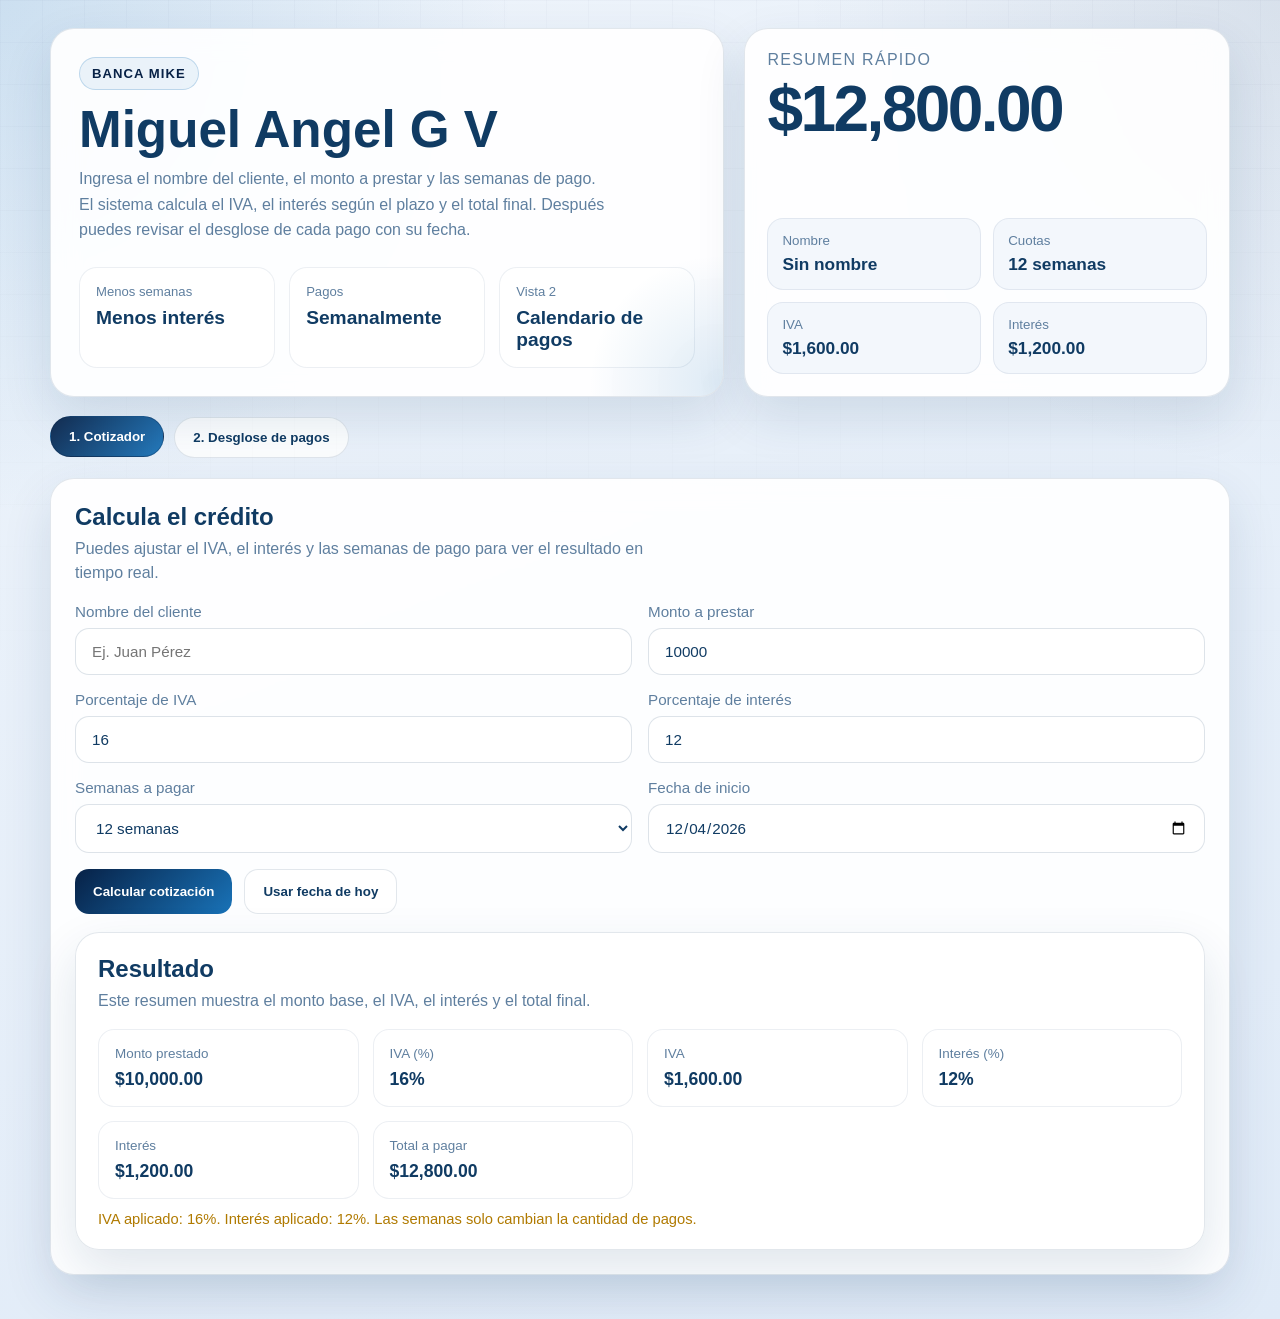
<file: index.html>
<!DOCTYPE html>
<html lang="es">
<head>
	<meta charset="UTF-8" />
	<meta name="viewport" content="width=device-width, initial-scale=1.0" />
	<title>Banca Mike | Cotizador de Crédito</title>
	<link rel="stylesheet" href="./styles/style.css" />
</head>
<body>
	<main class="app">
		<section class="hero">
			<article class="panel">
				<div class="eyebrow">Banca Mike</div>
				<h1>Miguel Angel G V</h1>
				<p class="lead">
					Ingresa el nombre del cliente, el monto a prestar y las semanas de pago.
					El sistema calcula el IVA, el interés según el plazo y el total final.
					Después puedes revisar el desglose de cada pago con su fecha.
				</p>

				<div class="stats">
					<div class="stat">
						<span>Menos semanas</span>
						<strong>Menos interés</strong>
					</div>
					<div class="stat">
						<span>Pagos</span>
						<strong>Semanalmente</strong>
					</div>
					<div class="stat">
						<span>Vista 2</span>
						<strong>Calendario de pagos</strong>
					</div>
				</div>
			</article>

			<aside class="preview">
				<div>
					<p class="card-title">Resumen rápido</p>
					<div class="big-amount" id="previewTotal">$0.00</div>
				</div>

				<div class="subgrid">
					<div class="mini">
						<small>Nombre</small>
						<strong id="previewName">Sin asignar</strong>
					</div>
					<div class="mini">
						<small>Cuotas</small>
						<strong id="previewWeeks">0 semanas</strong>
					</div>
					<div class="mini">
						<small>IVA</small>
						<strong id="previewIva">$0.00</strong>
					</div>
					<div class="mini">
						<small>Interés</small>
						<strong id="previewInterest">$0.00</strong>
					</div>
				</div>
			</aside>
		</section>

		<nav class="nav" aria-label="Navegación del cotizador">
			<button class="active" id="btnView1" type="button">1. Cotizador</button>
			<button id="btnView2" type="button">2. Desglose de pagos</button>
		</nav>

		<div class="views">
			<section class="view active" id="view1">
				<div class="calculator">
					<div class="section-head">
						<div>
							<h2>Calcula el crédito</h2>
							<p>
								Puedes ajustar el IVA, el interés y las semanas de pago para ver el
								resultado en tiempo real.
							</p>
						</div>
					</div>

					<div class="form-grid">
						<label>
							Nombre del cliente
							<input id="name" type="text" placeholder="Ej. Juan Pérez" />
						</label>

						<label>
							Monto a prestar
							<input id="amount" type="number" min="1" step="0.01" value="10000" />
						</label>

						<label>
							Porcentaje de IVA
							<input id="ivaRate" type="number" min="0" step="0.01" value="16" />
						</label>

						<label>
							Porcentaje de interés
							<input id="interestRate" type="number" min="0" step="0.01" value="12" />
						</label>

						<label>
							Semanas a pagar
							<select id="weeks">
								<option value="4">4 semanas</option>
								<option value="8">8 semanas</option>
								<option value="12" selected>12 semanas</option>
								<option value="16">16 semanas</option>
								<option value="24">24 semanas</option>
							</select>
						</label>

						<label>
							Fecha de inicio
							<input id="startDate" type="date" />
						</label>
					</div>

					<div class="actions">
						<button class="primary" id="calculate" type="button">Calcular cotización</button>
						<button class="ghost" id="today" type="button">Usar fecha de hoy</button>
					</div>

					<div class="summary-box" style="margin-top:18px;">
						<div class="section-head" style="margin-bottom:0;">
							<div>
								<h2>Resultado</h2>
								<p>Este resumen muestra el monto base, el IVA, el interés y el total final.</p>
							</div>
						</div>

						<div class="summary-grid">
							<div class="summary-item">
								<span>Monto prestado</span>
								<strong id="outAmount">$0.00</strong>
							</div>
							<div class="summary-item">
								<span>IVA (%)</span>
								<strong id="outIvaRate">16%</strong>
							</div>
							<div class="summary-item">
								<span>IVA</span>
								<strong id="outIva">$0.00</strong>
							</div>
							<div class="summary-item">
								<span>Interés (%)</span>
								<strong id="outInterestRate">12%</strong>
							</div>
							<div class="summary-item">
								<span>Interés</span>
								<strong id="outInterest">$0.00</strong>
							</div>
							<div class="summary-item">
								<span>Total a pagar</span>
								<strong id="outTotal">$0.00</strong>
							</div>
						</div>

						<div class="hint" id="interestHint">Puedes editar el porcentaje del IVA y del interés cuando quieras.</div>
					</div>
				</div>
			</section>

			<section class="view" id="view2">
				<div class="schedule">
					<div class="schedule-top">
						<div>
							<h2>Desglose de pagos</h2>
							<p>Se divide el total entre las semanas elegidas y se calcula la fecha de cada pago.</p>
						</div>
						<div class="print-actions">
							<button class="ghost" id="refreshSchedule" type="button">Actualizar desglose</button>
							<button class="primary" id="printSchedule" type="button">Imprimir desglose</button>
						</div>
					</div>

					<div class="table-wrap">
						<table>
							<thead>
								<tr>
									<th>#</th>
									<th>Fecha</th>
									<th>Día</th>
									<th>Pago semanal</th>
									<th>Saldo restante</th>
								</tr>
							</thead>
							<tbody id="scheduleBody">
								<tr>
									<td colspan="5">
										<div class="empty-state">Haz un cálculo para ver aquí el plan de pagos.</div>
									</td>
								</tr>
							</tbody>
						</table>
					</div>

					<div class="footer-note">
						El calendario suma 7 días por cada semana. Si quieres, después puedo ayudarte a hacer
						que el pago sea quincenal, con impresión en PDF o con almacenamiento de clientes.
					</div>
				</div>
			</section>
		</div>
	</main>

	<script src="./Scrpits/spript.js"></script>
</body>
</html>
</file>
<file: styles/style.css>
:root {
	--bg: #eef4fb;
	--bg-2: #dfeaf7;
	--card: rgba(255, 255, 255, 0.92);
	--card-2: rgba(243, 247, 252, 0.96);
	--line: rgba(18, 58, 98, 0.12);
	--text: #103b63;
	--muted: #5f7f9f;
	--accent: #072146;
	--accent-2: #1973b8;
	--warn: #b07a00;
	--danger: #b42318;
	--shadow: 0 20px 50px rgba(16, 59, 99, 0.12);
	--radius: 24px;
}

* {
	box-sizing: border-box;
}

html {
	scroll-behavior: smooth;
}

body {
	margin: 0;
	font-family: Arial, Helvetica, sans-serif;
	color: var(--text);
	min-height: 100vh;
	background:
		radial-gradient(circle at top left, rgba(25, 115, 184, 0.16), transparent 28%),
		radial-gradient(circle at top right, rgba(7, 33, 70, 0.08), transparent 26%),
		linear-gradient(160deg, var(--bg), var(--bg-2));
}

body::before {
	content: "";
	position: fixed;
	inset: 0;
	pointer-events: none;
	background-image: linear-gradient(rgba(7, 33, 70, 0.05) 1px, transparent 1px),
		linear-gradient(90deg, rgba(7, 33, 70, 0.05) 1px, transparent 1px);
	background-size: 42px 42px;
	mask-image: linear-gradient(to bottom, rgba(0, 0, 0, 0.9), transparent 92%);
	opacity: 0.45;
}

.app {
	width: min(1180px, calc(100% - 32px));
	margin: 0 auto;
	padding: 28px 0 44px;
}

.hero {
	display: grid;
	grid-template-columns: 1.25fr 0.9fr;
	gap: 20px;
	align-items: stretch;
	margin-bottom: 20px;
}

.panel,
.preview,
.calculator,
.schedule,
.summary-box {
	border: 1px solid var(--line);
	background: var(--card);
	backdrop-filter: blur(14px);
	box-shadow: var(--shadow);
	border-radius: var(--radius);
}

.panel {
	padding: 28px;
	overflow: hidden;
	position: relative;
}

.panel::after {
	content: "";
	position: absolute;
	inset: auto -20% -35% auto;
	width: 280px;
	height: 280px;
	border-radius: 50%;
	background: radial-gradient(circle, rgba(25, 115, 184, 0.14), transparent 65%);
	pointer-events: none;
}

.eyebrow {
	display: inline-flex;
	align-items: center;
	gap: 8px;
	padding: 8px 12px;
	border-radius: 999px;
	border: 1px solid rgba(25, 115, 184, 0.22);
	background: rgba(25, 115, 184, 0.08);
	color: var(--accent);
	font-size: 0.82rem;
	letter-spacing: 0.08em;
	text-transform: uppercase;
	font-weight: 700;
}

h1 {
	margin: 14px 0 10px;
	font-size: clamp(2rem, 4vw, 4rem);
	line-height: 1.02;
}

.lead {
	margin: 0;
	max-width: 60ch;
	color: var(--muted);
	line-height: 1.6;
	font-size: 1rem;
}

.stats {
	display: grid;
	grid-template-columns: repeat(3, minmax(0, 1fr));
	gap: 14px;
	margin-top: 24px;
}

.stat {
	padding: 16px;
	border-radius: 18px;
	background: rgba(255, 255, 255, 0.68);
	border: 1px solid rgba(16, 59, 99, 0.08);
}

.stat span {
	display: block;
	color: var(--muted);
	font-size: 0.82rem;
	margin-bottom: 8px;
}

.stat strong {
	font-size: 1.2rem;
}

.preview {
	padding: 22px;
	display: flex;
	flex-direction: column;
	justify-content: space-between;
	gap: 16px;
}

.preview .card-title {
	margin: 0 0 8px;
	font-size: 1rem;
	color: var(--muted);
	text-transform: uppercase;
	letter-spacing: 0.08em;
}

.big-amount {
	font-size: clamp(2rem, 5vw, 4rem);
	font-weight: 800;
	line-height: 1;
	letter-spacing: -0.04em;
}

.subgrid {
	display: grid;
	grid-template-columns: repeat(2, minmax(0, 1fr));
	gap: 12px;
}

.mini {
	padding: 14px;
	border-radius: 16px;
	background: var(--card-2);
	border: 1px solid rgba(16, 59, 99, 0.08);
}

.mini small {
	display: block;
	margin-bottom: 6px;
	color: var(--muted);
}

.mini strong {
	font-size: 1.08rem;
}

.nav {
	display: flex;
	gap: 10px;
	margin: 14px 0 20px;
	flex-wrap: wrap;
}

.nav button {
	border: 1px solid rgba(16, 59, 99, 0.12);
	background: rgba(255, 255, 255, 0.82);
	color: var(--text);
	padding: 12px 18px;
	border-radius: 999px;
	cursor: pointer;
	font-weight: 700;
	transition: 0.2s ease;
}

.nav button.active,
.nav button:hover {
	background: linear-gradient(135deg, rgba(7, 33, 70, 0.95), rgba(25, 115, 184, 0.95));
	border-color: rgba(7, 33, 70, 0.3);
	color: #ffffff;
	transform: translateY(-1px);
}

.views {
	display: grid;
	gap: 20px;
}

.view {
	display: none;
	animation: fadeIn 0.35s ease;
}

.view.active {
	display: block;
}

@keyframes fadeIn {
	from {
		opacity: 0;
		transform: translateY(10px);
	}
	to {
		opacity: 1;
		transform: translateY(0);
	}
}

.calculator {
	padding: 24px;
}

.section-head {
	display: flex;
	justify-content: space-between;
	align-items: start;
	gap: 16px;
	margin-bottom: 18px;
	flex-wrap: wrap;
}

.section-head h2 {
	margin: 0;
	font-size: 1.5rem;
}

.section-head p {
	margin: 6px 0 0;
	color: var(--muted);
	line-height: 1.5;
	max-width: 65ch;
}

.form-grid {
	display: grid;
	grid-template-columns: repeat(2, minmax(0, 1fr));
	gap: 16px;
}

label {
	display: grid;
	gap: 8px;
	color: var(--muted);
	font-size: 0.95rem;
}

input,
select {
	width: 100%;
	padding: 14px 16px;
	border-radius: 14px;
	border: 1px solid rgba(16, 59, 99, 0.14);
	background: #ffffff;
	color: var(--text);
	outline: none;
	font: inherit;
}

input:focus,
select:focus {
	border-color: rgba(25, 115, 184, 0.62);
	box-shadow: 0 0 0 4px rgba(25, 115, 184, 0.12);
}

.actions {
	display: flex;
	gap: 12px;
	flex-wrap: wrap;
	margin-top: 16px;
}

.primary,
.ghost {
	border: 0;
	border-radius: 14px;
	padding: 14px 18px;
	font-weight: 700;
	cursor: pointer;
	transition: 0.2s ease;
}

.primary {
	background: linear-gradient(135deg, var(--accent), var(--accent-2));
	color: #ffffff;
}

.ghost {
	background: rgba(255, 255, 255, 0.88);
	color: var(--text);
	border: 1px solid rgba(16, 59, 99, 0.12);
}

.primary:hover,
.ghost:hover {
	transform: translateY(-1px);
	filter: brightness(1.05);
}

.summary-box,
.schedule {
	padding: 22px;
}

.summary-grid {
	display: grid;
	grid-template-columns: repeat(4, minmax(0, 1fr));
	gap: 14px;
	margin-top: 16px;
}

.summary-item {
	padding: 16px;
	border-radius: 16px;
	background: rgba(255, 255, 255, 0.76);
	border: 1px solid rgba(16, 59, 99, 0.08);
}

.summary-item span {
	display: block;
	color: var(--muted);
	margin-bottom: 8px;
	font-size: 0.84rem;
}

.summary-item strong {
	font-size: 1.1rem;
}

.hint {
	margin-top: 12px;
	color: var(--warn);
	font-size: 0.92rem;
}

.schedule-top {
	display: flex;
	justify-content: space-between;
	gap: 12px;
	align-items: center;
	flex-wrap: wrap;
	margin-bottom: 16px;
}

.print-actions {
	display: flex;
	gap: 10px;
	flex-wrap: wrap;
}

.schedule-top h2,
.schedule-top p {
	margin: 0;
}

.schedule-top p {
	color: var(--muted);
	margin-top: 6px;
}

.table-wrap {
	overflow-x: auto;
	border-radius: 18px;
	border: 1px solid rgba(16, 59, 99, 0.1);
}

table {
	width: 100%;
	border-collapse: collapse;
	min-width: 760px;
	background: rgba(255, 255, 255, 0.95);
}

th,
td {
	text-align: left;
	padding: 14px 16px;
	border-bottom: 1px solid rgba(16, 59, 99, 0.08);
}

th {
	color: var(--muted);
	font-size: 0.88rem;
	letter-spacing: 0.04em;
	text-transform: uppercase;
	background: rgba(223, 234, 247, 0.8);
}

tr:last-child td {
	border-bottom: 0;
}

.footer-note {
	margin-top: 16px;
	color: var(--muted);
	font-size: 0.9rem;
	line-height: 1.5;
}

.empty-state {
	padding: 18px;
	border-radius: 16px;
	border: 1px dashed rgba(16, 59, 99, 0.18);
	color: var(--muted);
	text-align: center;
}

@media (max-width: 920px) {
	.hero,
	.form-grid,
	.summary-grid,
	.stats {
		grid-template-columns: 1fr;
	}
}

@media (max-width: 640px) {
	.app {
		width: min(100% - 20px, 1180px);
		padding-top: 14px;
	}

	.panel,
	.preview,
	.calculator,
	.schedule,
	.summary-box {
		border-radius: 20px;
	}

	.panel,
	.calculator,
	.schedule,
	.summary-box {
		padding: 18px;
	}
}

@media print {
	* {
		box-shadow: none !important;
		text-shadow: none !important;
		backdrop-filter: none !important;
	}

	body {
		background: #ffffff !important;
		color: #000000 !important;
	}

	body::before {
		display: none !important;
	}

	.app {
		width: 100% !important;
		margin: 0 !important;
		padding: 0 !important;
	}

	.hero,
	.nav,
	#view1,
	#view1 * {
		display: none !important;
	}

	.views,
	#view2,
	.schedule {
		display: block !important;
	}

	#view2 {
		page-break-inside: avoid;
	}

	.schedule {
		border: 0 !important;
		background: #ffffff !important;
		padding: 0 !important;
		box-shadow: none !important;
	}

	.schedule-top {
		display: block !important;
		margin-bottom: 12px !important;
	}

	.print-actions,
	#refreshSchedule,
	#printSchedule,
	.footer-note {
		display: none !important;
	}

	.table-wrap {
		border: 0 !important;
		overflow: visible !important;
	}

	table {
		min-width: 0 !important;
		width: 100% !important;
		background: #ffffff !important;
	}

	th {
		background: #eef4fb !important;
		color: #000000 !important;
	}

	th,
	td {
		border-bottom: 1px solid #c7d6e6 !important;
		color: #000000 !important;
	}

	.empty-state {
		border: 1px solid #c7d6e6 !important;
		color: #000000 !important;
	}
}
</file>
